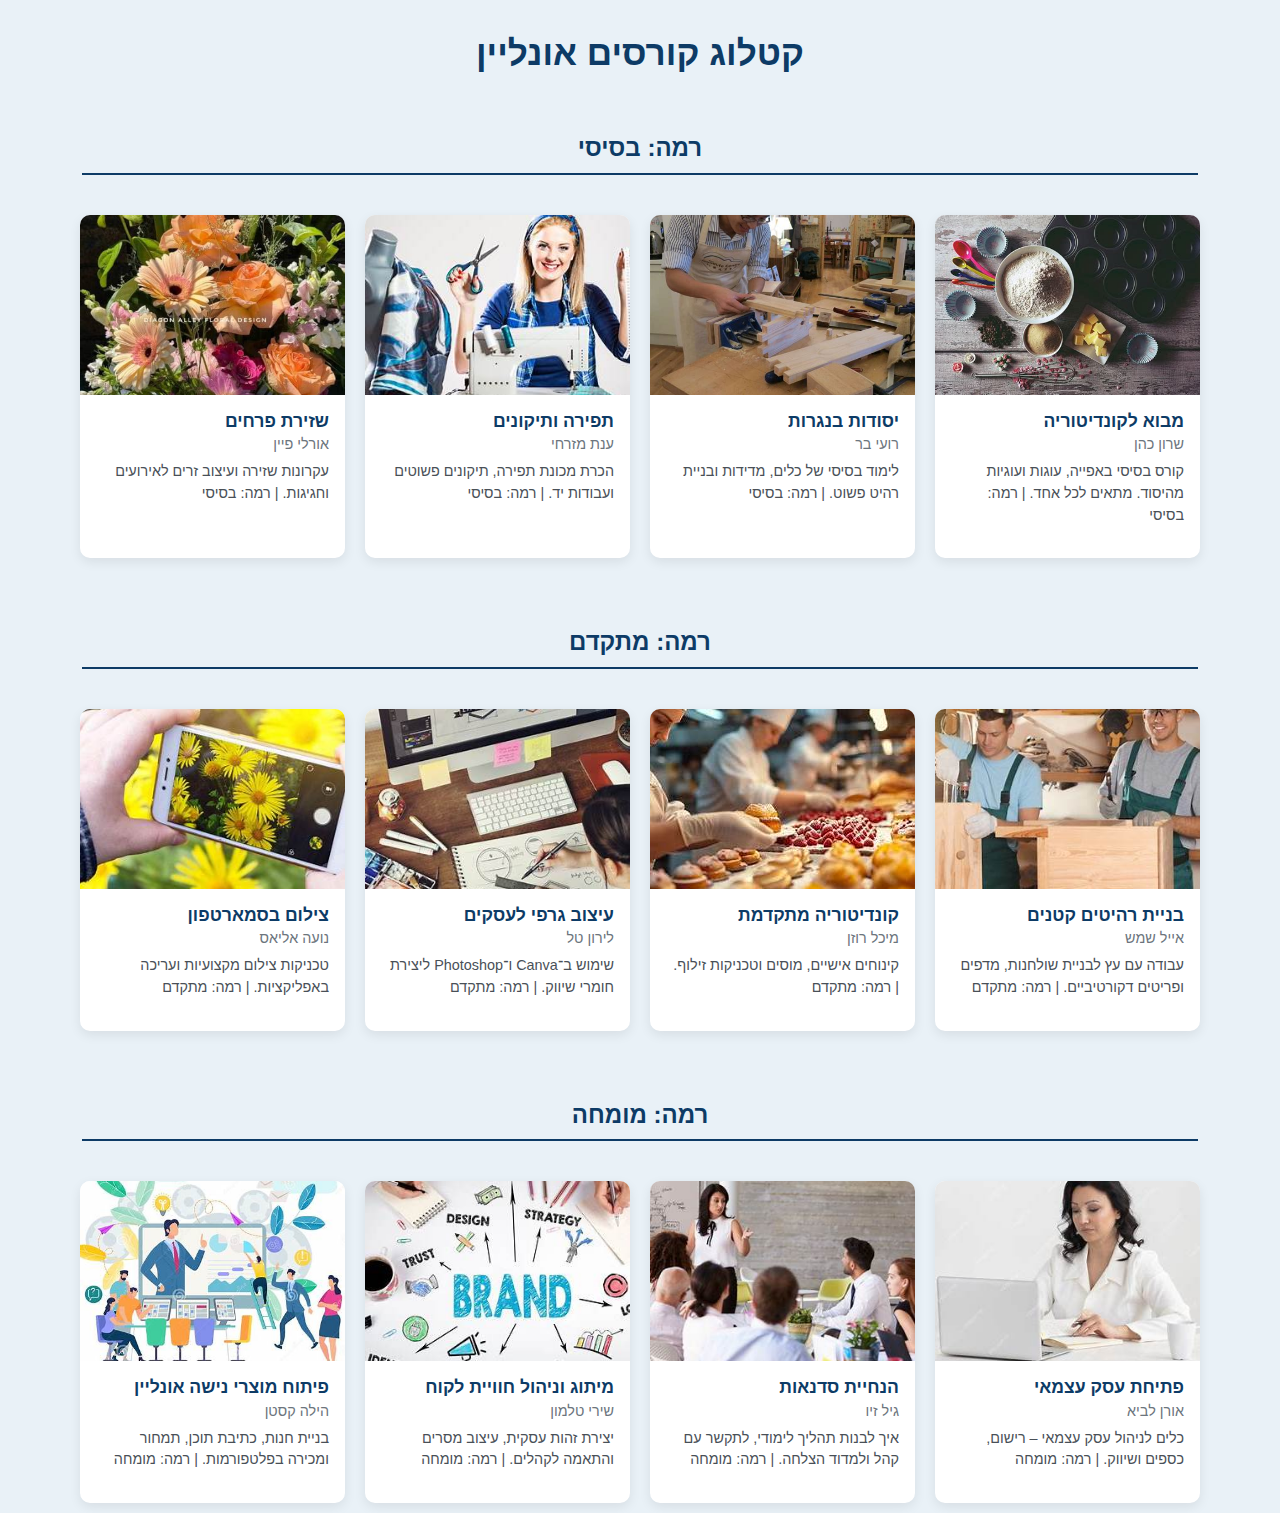
<file: q1/index.html>
<!DOCTYPE html>
<html lang="he" dir="rtl">
  <head>
    <meta charset="UTF-8" />
    <meta name="viewport" content="width=device-width, initial-scale=1" />
    <title>קטלוג קורסים אונליין</title>
    <link
      rel="stylesheet"
      href="https://cdn.jsdelivr.net/npm/bootstrap@5.3.0/dist/css/bootstrap.min.css"
    />
    <script src="https://cdn.jsdelivr.net/npm/bootstrap@5.3.0/dist/js/bootstrap.bundle.min.js"></script>
    <link rel="stylesheet" href="style.css" />
  </head>
  <body>
    <div class="container">
      <h1>קטלוג קורסים אונליין</h1>

      <h2 class="level-heading">רמה: בסיסי</h2>
      <div class="row">
        <div class="col-12 col-md-6 col-lg-3">
          <div class="card">
            <img
              src="images/baking.jpg"
              class="card-img-top"
              alt="קורס קונדיטוריה"
            />
            <div class="card-body">
              <h5 class="card-title">מבוא לקונדיטוריה</h5>
              <h6 class="card-subtitle">שרון כהן</h6>
              <p class="card-text">
                קורס בסיסי באפייה, עוגות ועוגיות מהיסוד. מתאים לכל אחד. | רמה:
                בסיסי
              </p>
              <span class="badge bg-primary d-block d-lg-none"
                >אין צורך בניסיון קודם</span
              >
            </div>
          </div>
        </div>

        <div class="col-12 col-md-6 col-lg-3">
          <div class="card">
            <img
              src="images/carpentry.jpg"
              class="card-img-top"
              alt="קורס נגרות"
            />
            <div class="card-body">
              <h5 class="card-title">יסודות בנגרות</h5>
              <h6 class="card-subtitle">רועי בר</h6>
              <p class="card-text">
                לימוד בסיסי של כלים, מדידות ובניית רהיט פשוט. | רמה: בסיסי
              </p>
              <span class="badge bg-primary d-block d-lg-none">מתאים לבית</span>
            </div>
          </div>
        </div>

        <div class="col-12 col-md-6 col-lg-3">
          <div class="card">
            <img
              src="images/sewing.jpg"
              class="card-img-top"
              alt="קורס תפירה"
            />
            <div class="card-body">
              <h5 class="card-title">תפירה ותיקונים</h5>
              <h6 class="card-subtitle">ענת מזרחי</h6>
              <p class="card-text">
                הכרת מכונת תפירה, תיקונים פשוטים ועבודות יד. | רמה: בסיסי
              </p>
              <span class="badge bg-primary d-block d-lg-none">לכל גיל</span>
            </div>
          </div>
        </div>

        <div class="col-12 col-md-6 col-lg-3">
          <div class="card">
            <img
              src="images/flowers.jpg"
              class="card-img-top"
              alt="קורס שזירת פרחים"
            />
            <div class="card-body">
              <h5 class="card-title">שזירת פרחים</h5>
              <h6 class="card-subtitle">אורלי פיין</h6>
              <p class="card-text">
                עקרונות שזירה ועיצוב זרים לאירועים וחגיגות. | רמה: בסיסי
              </p>
              <span class="badge bg-primary d-block d-lg-none"
                >כולל חומרים</span
              >
            </div>
          </div>
        </div>
      </div>

      <h2 class="level-heading">רמה: מתקדם</h2>
      <div class="row">
        <div class="col-12 col-md-6 col-lg-3">
          <div class="card">
            <img
              src="images/woodwork.jpg"
              class="card-img-top"
              alt="בניית רהיטים"
            />
            <div class="card-body">
              <h5 class="card-title">בניית רהיטים קטנים</h5>
              <h6 class="card-subtitle">אייל שמש</h6>
              <p class="card-text">
                עבודה עם עץ לבניית שולחנות, מדפים ופריטים דקורטיביים. | רמה:
                מתקדם
              </p>
              <span class="badge bg-primary d-block d-lg-none"
                >כולל כלים מתקדמים</span
              >
            </div>
          </div>
        </div>

        <div class="col-12 col-md-6 col-lg-3">
          <div class="card">
            <img
              src="images/pastry.jpg"
              class="card-img-top"
              alt="קורס קינוחים"
            />
            <div class="card-body">
              <h5 class="card-title">קונדיטוריה מתקדמת</h5>
              <h6 class="card-subtitle">מיכל רוזן</h6>
              <p class="card-text">
                קינוחים אישיים, מוסים וטכניקות זילוף. | רמה: מתקדם
              </p>
              <span class="badge bg-primary d-block d-lg-none"
                >כולל פרויקט גמר</span
              >
            </div>
          </div>
        </div>

        <div class="col-12 col-md-6 col-lg-3">
          <div class="card">
            <img
              src="images/design.jpg"
              class="card-img-top"
              alt="עיצוב גרפי"
            />
            <div class="card-body">
              <h5 class="card-title">עיצוב גרפי לעסקים</h5>
              <h6 class="card-subtitle">לירון טל</h6>
              <p class="card-text">
                שימוש ב־Canva ו־Photoshop ליצירת חומרי שיווק. | רמה: מתקדם
              </p>
              <span class="badge bg-primary d-block d-lg-none"
                >מותאם לעסקים קטנים</span
              >
            </div>
          </div>
        </div>

        <div class="col-12 col-md-6 col-lg-3">
          <div class="card">
            <img
              src="images/photography.jpg"
              class="card-img-top"
              alt="צילום מקצועי"
            />
            <div class="card-body">
              <h5 class="card-title">צילום בסמארטפון</h5>
              <h6 class="card-subtitle">נועה אליאס</h6>
              <p class="card-text">
                טכניקות צילום מקצועיות ועריכה באפליקציות. | רמה: מתקדם
              </p>
              <span class="badge bg-primary d-block d-lg-none"
                >כולל עריכת וידאו</span
              >
            </div>
          </div>
        </div>
      </div>

      <h2 class="level-heading">רמה: מומחה</h2>
      <div class="row">
        <div class="col-12 col-md-6 col-lg-3">
          <div class="card">
            <img
              src="images/business.jpg"
              class="card-img-top"
              alt="פתיחת עסק"
            />
            <div class="card-body">
              <h5 class="card-title">פתיחת עסק עצמאי</h5>
              <h6 class="card-subtitle">אורן לביא</h6>
              <p class="card-text">
                כלים לניהול עסק עצמאי – רישום, כספים ושיווק. | רמה: מומחה
              </p>
              <span class="badge bg-primary d-block d-lg-none"
                >כולל ליווי אישי</span
              >
            </div>
          </div>
        </div>

        <div class="col-12 col-md-6 col-lg-3">
          <div class="card">
            <img
              src="images/workshop.jpg"
              class="card-img-top"
              alt="ניהול סדנאות"
            />
            <div class="card-body">
              <h5 class="card-title">הנחיית סדנאות</h5>
              <h6 class="card-subtitle">גיל זיו</h6>
              <p class="card-text">
                איך לבנות תהליך לימודי, לתקשר עם קהל ולמדוד הצלחה. | רמה: מומחה
              </p>
              <span class="badge bg-primary d-block d-lg-none"
                >כולל סימולציות</span
              >
            </div>
          </div>
        </div>

        <div class="col-12 col-md-6 col-lg-3">
          <div class="card">
            <img
              src="images/branding.jpg"
              class="card-img-top"
              alt="מיתוג אישי"
            />
            <div class="card-body">
              <h5 class="card-title">מיתוג וניהול חוויית לקוח</h5>
              <h6 class="card-subtitle">שירי טלמון</h6>
              <p class="card-text">
                יצירת זהות עסקית, עיצוב מסרים והתאמה לקהלים. | רמה: מומחה
              </p>
              <span class="badge bg-primary d-block d-lg-none"
                >ליזמים ואמנים</span
              >
            </div>
          </div>
        </div>

        <div class="col-12 col-md-6 col-lg-3">
          <div class="card">
            <img
              src="images/ecommerce.jpg"
              class="card-img-top"
              alt="מכירה אונליין"
            />
            <div class="card-body">
              <h5 class="card-title">פיתוח מוצרי נישה אונליין</h5>
              <h6 class="card-subtitle">הילה קסטן</h6>
              <p class="card-text">
                בניית חנות, כתיבת תוכן, תמחור ומכירה בפלטפורמות. | רמה: מומחה
              </p>
              <span class="badge bg-primary d-block d-lg-none"
                >כולל אתר אמיתי</span
              >
            </div>
          </div>
        </div>
      </div>
    </div>
  </body>
</html>
</file>
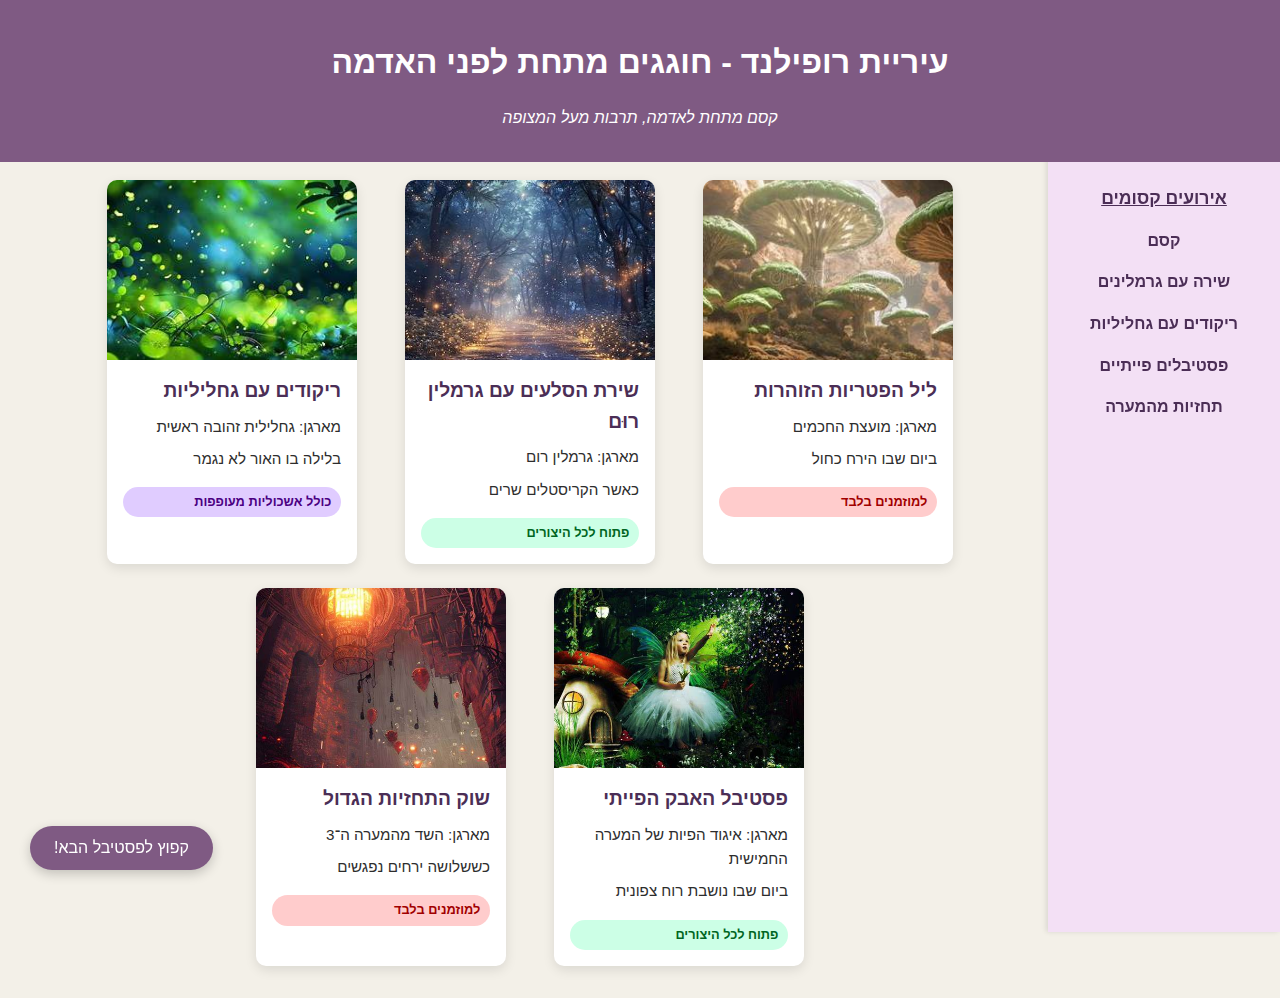
<file: q2/index.html>
<!DOCTYPE html>
<html lang="he" dir="rtl">
  <head>
    <meta charset="UTF-8" />
    <meta name="viewport" content="width=device-width, initial-scale=1.0" />
    <title>לוח אירועים - עיר הגמדים הקסומה</title>
    <link rel="stylesheet" href="style.css" />
  </head>
  <body>
    <nav class="side-nav">
      <h3>אירועים קסומים</h3>
      <ul>
        <li><a href="#magic">קסם</a></li>
        <li><a href="#gremlin">שירה עם גרמלינים</a></li>
        <li><a href="#fireflies">ריקודים עם גחליליות</a></li>
        <li><a href="#fairy">פסטיבלים פייתיים</a></li>
        <li><a href="#fortune">תחזיות מהמערה</a></li>
      </ul>
    </nav>

    <header class="main-header">
      <h1>עיריית רופילנד - חוגגים מתחת לפני האדמה</h1>
      <p class="slogan">קסם מתחת לאדמה, תרבות מעל המצופה</p>
    </header>

   <main class="events-container">

  <div class="event-wrapper">
    <span id="magic" class="scroll-anchor"></span>
    <div class="event-card">
      <img src="images/fungi.jpg" alt="פטריות זוהרות" class="event-image" />
      <div class="event-details">
        <h2 class="event-title">ליל הפטריות הזוהרות</h2>
        <p class="event-organizer">מארגן: מועצת החכמים</p>
        <p class="event-time">ביום שבו הירח כחול</p>
        <span class="event-tag tag-private">למוזמנים בלבד</span>
      </div>
      <div class="event-magic">רמז: תפתח את עיניך בזמן החלום.</div>
    </div>
  </div>

  <div class="event-wrapper">
    <span id="gremlin" class="scroll-anchor"></span>
    <div class="event-card">
      <img src="images/gremlin.jpg" alt="גרמלין רום" class="event-image" />
      <div class="event-details">
        <h2 class="event-title">שירת הסלעים עם גרמלין רוּם</h2>
        <p class="event-organizer">מארגן: גרמלין רום</p>
        <p class="event-time">כאשר הקריסטלים שרים</p>
        <span class="event-tag tag-open">פתוח לכל היצורים</span>
      </div>
      <div class="event-magic">קולו של גרמלין יכול לרפא לב שבור.</div>
    </div>
  </div>

  <div class="event-wrapper">
    <span id="fireflies" class="scroll-anchor"></span>
    <div class="event-card">
      <img src="images/fireflies.jpg" alt="ריקודים עם גחליליות" class="event-image" />
      <div class="event-details">
        <h2 class="event-title">ריקודים עם גחליליות</h2>
        <p class="event-organizer">מארגן: גחלילית זהובה ראשית</p>
        <p class="event-time">בלילה בו האור לא נגמר</p>
        <span class="event-tag tag-flying">כולל אשכוליות מעופפות</span>
      </div>
      <div class="event-magic">רק מי שרוקד בלב שלם – יאיר.</div>
    </div>
  </div>

  <div class="event-wrapper">
    <span id="fairy" class="scroll-anchor"></span>
    <div class="event-card">
      <img src="images/fairy-dust.jpg" alt="פסטיבל האבק הפייתי" class="event-image" />
      <div class="event-details">
        <h2 class="event-title">פסטיבל האבק הפייתי</h2>
        <p class="event-organizer">מארגן: איגוד הפיות של המערה החמישית</p>
        <p class="event-time">ביום שבו נושבת רוח צפונית</p>
        <span class="event-tag tag-open">פתוח לכל היצורים</span>
      </div>
      <div class="event-magic">משאלה אחת – אם תאמין באמת.</div>
    </div>
  </div>

  <div class="event-wrapper">
    <span id="fortune" class="scroll-anchor"></span>
    <div class="event-card">
      <img src="images/fortune.jpg" alt="שוק התחזיות הגדול" class="event-image" />
      <div class="event-details">
        <h2 class="event-title">שוק התחזיות הגדול</h2>
        <p class="event-organizer">מארגן: השד מהמערה ה־3</p>
        <p class="event-time">כששלושה ירחים נפגשים</p>
        <span class="event-tag tag-private">למוזמנים בלבד</span>
      </div>
      <div class="event-magic">אל תפחד לדעת – רק תשאל נכון.</div>
    </div>
  </div>

</main>


    <footer>
      <button
        class="jump-btn"
        onclick="window.scrollTo({top: 0, behavior: 'smooth'})"
      >
        קפוץ לפסטיבל הבא!
      </button>
    </footer>
  </body>
</html>
</file>
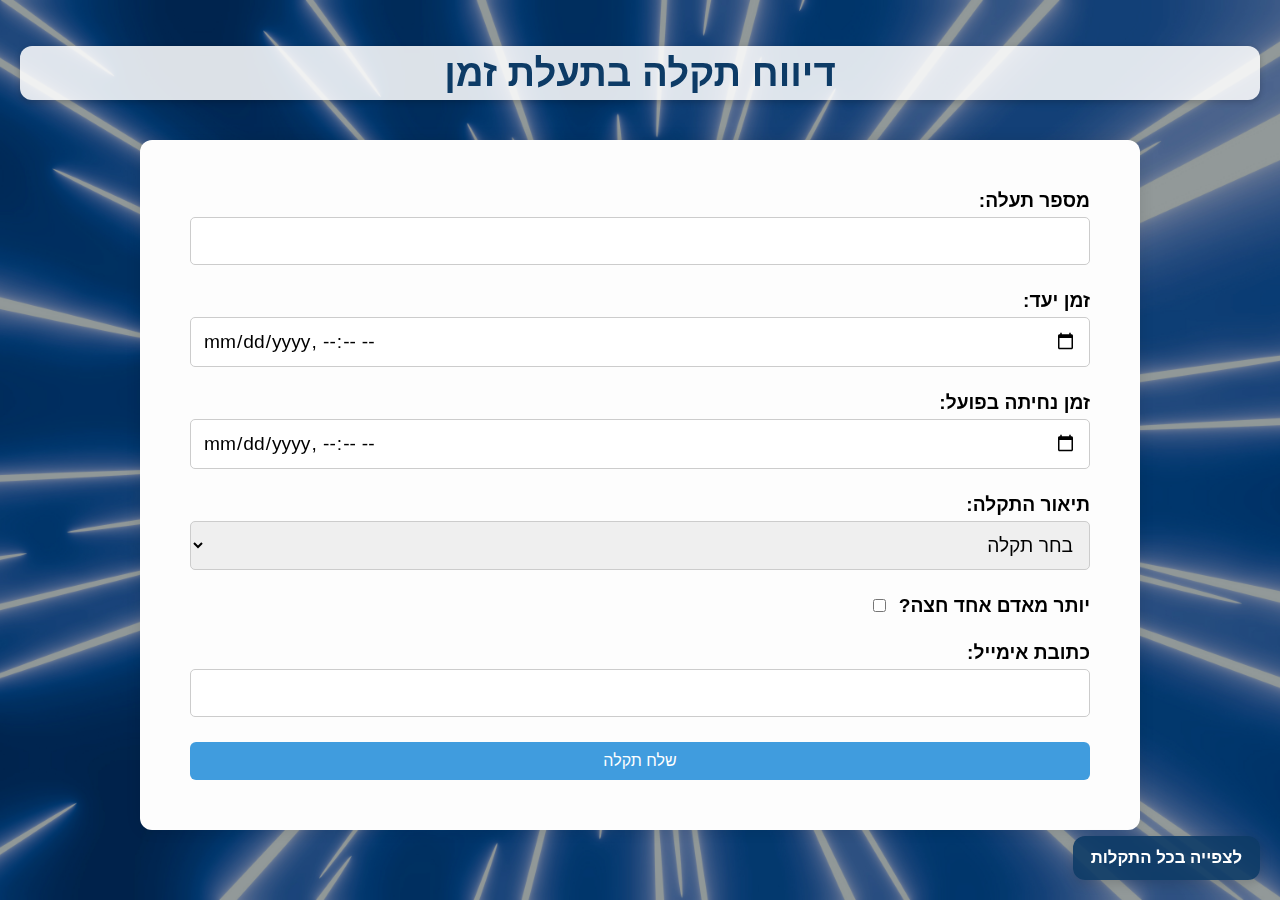
<file: q3/index.html>
<!DOCTYPE html>
<html lang="he" dir="rtl">
  <head>
    <meta charset="UTF-8" />
    <meta name="viewport" content="width=device-width, initial-scale=1.0" />
    <title>דיווח תקלה בתעלת זמן</title>
    <link rel="stylesheet" href="style.css" />
  </head>
  <body>
    <h1>דיווח תקלה בתעלת זמן</h1>

    <form id="reportForm">
      <label>
        מספר תעלה:
        <input type="number" id="channel" />
      </label>

      <label>
        זמן יעד:
        <input type="datetime-local" id="targetTime" />
      </label>

      <label>
        זמן נחיתה בפועל:
        <input type="datetime-local" id="landingTime" />
      </label>

      <label>
        תיאור התקלה:
        <select id="type">
          <option value="">בחר תקלה</option>
          <option value="רעד">רעד</option>
          <option value="חור בזמן">חור בזמן</option>
          <option value="מפגש עם דינוזאור">מפגש עם דינוזאור</option>
        </select>
      </label>

      <div class="form-row checkbox-row">
        <label for="multiple">יותר מאדם אחד חצה?</label>
        <input type="checkbox" id="multiple" />
      </div>

      <label>
        כתובת אימייל:
        <input type="email" id="email" />
      </label>

      <button type="submit">שלח תקלה</button>
    </form>

    <div id="messages"></div>
<footer>
    <a href="view.html" class="corner-button">לצפייה בכל התקלות</a>
</footer>
    <script src="script.js"></script>
  </body>
</html>
</file>
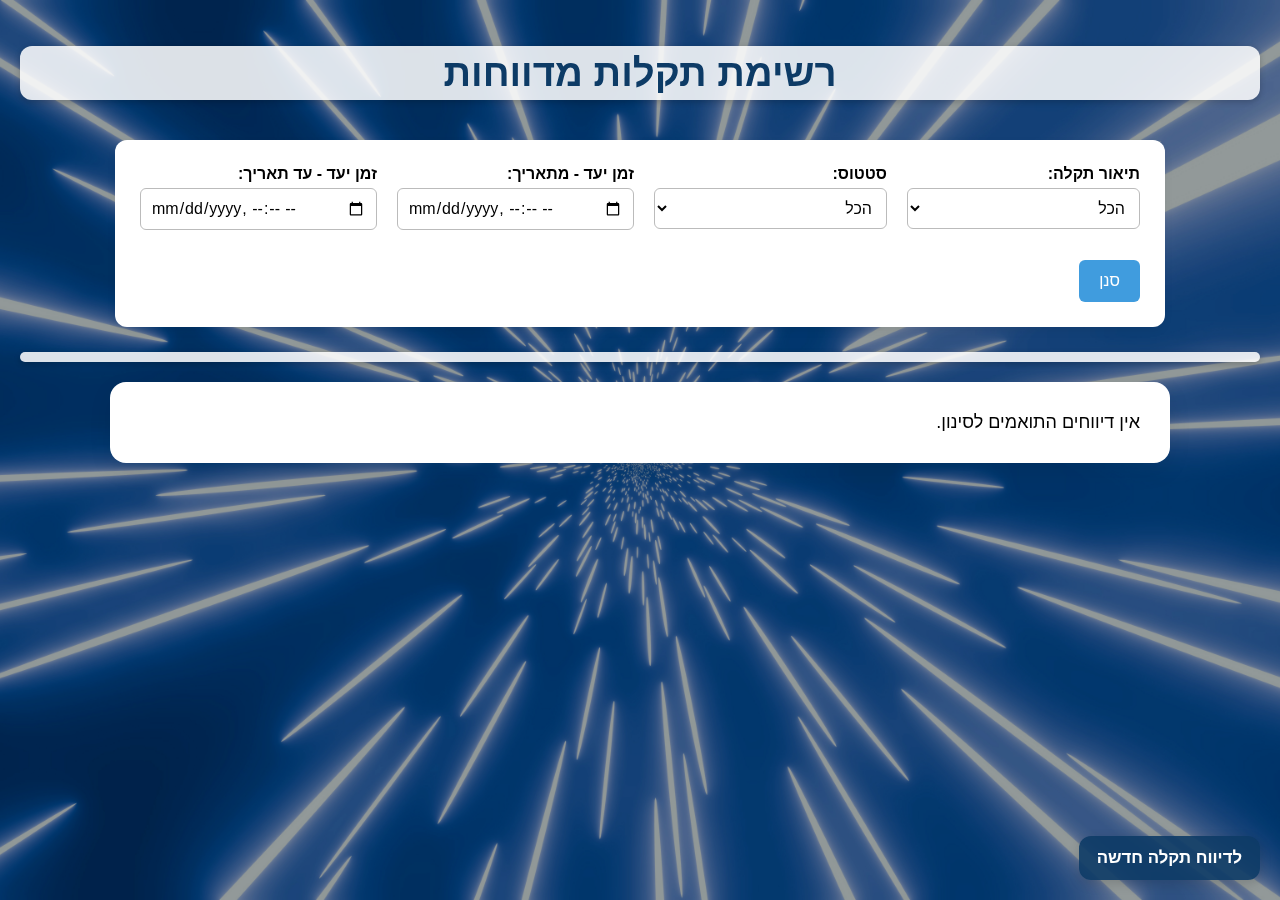
<file: q3/view.html>
<!DOCTYPE html>
<html lang="he" dir="rtl">
  <head>
    <meta charset="UTF-8" />
    <meta name="viewport" content="width=device-width, initial-scale=1.0" />
    <title>תקלות מדווחות</title>
    <link rel="stylesheet" href="style.css" />
  </head>
  <body>
    <h1>רשימת תקלות מדווחות</h1>
    <div id="filters" class="filter-container">
      <label>
        תיאור תקלה:
        <select id="filterType">
          <option value="">הכל</option>
          <option value="רעד">רעד</option>
          <option value="חור בזמן">חור בזמן</option>
          <option value="מפגש עם דינוזאור">מפגש עם דינוזאור</option>
        </select>
      </label>

      <label>
        סטטוס:
        <select id="filterStatus">
          <option value="">הכל</option>
          <option value="פתוחה">פתוחה</option>
          <option value="טופלה">טופלה</option>
        </select>
      </label>

      <label>
        זמן יעד - מתאריך:
        <input type="datetime-local" id="filterStart" />
      </label>

      <label>
        זמן יעד - עד תאריך:
        <input type="datetime-local" id="filterEnd" />
      </label>

      <button id="applyFilters">סנן</button>
    </div>

    <div id="averageResult"></div>
    <div id="reportList"></div>
<footer>
    <a href="index.html" class="corner-button">לדיווח תקלה חדשה</a>
</footer>
    <script src="script.js"></script>
  </body>
</html>
</file>
<file: q1/style.css>
body {
  font-family: "Segoe UI", Tahoma, Geneva, Verdana, sans-serif;
  background-color: #e9f1f7;
  margin: 0;
  padding: 0;
}

h1 {
  text-align: center;
  color: #0d3b66;
  margin: 2rem 0;
  font-size: 2.2rem;
  font-weight: 800;
}

.level-heading {
  font-size: 1.5rem;
  font-weight: 700;
  text-align: center;
  color: #0d3b66;
  margin: 60px 0 30px;
  border-bottom: 2px solid #0d3b66;
  padding-bottom: 10px;
}

.row > div {
  padding: 10px;
}

.card {
  height: 100%;
  display: flex;
  flex-direction: column;
  border: none;
  border-radius: 10px;
  box-shadow: 0 4px 12px rgba(0,0,0,0.08);
}

.card-img-top {
  height: 180px;
  object-fit: cover;
  border-top-left-radius: 10px;
  border-top-right-radius: 10px;
}

.card-body {
  flex-grow: 1;
  padding: 1rem;
}

.card-title {
  font-size: 1.1rem;
  font-weight: bold;
  color: #0d3b66;
  margin-bottom: 0.5rem;
}

.card-subtitle {
  font-size: 0.9rem;
  color: #6c757d;
  margin-bottom: 0.5rem;
}

.card-text {
  font-size: 0.9rem;
  color: #495057;
}

.badge {
  font-size: 10px;
  padding: 5px 8px;
}
</file>
<file: q2/style.css>
body {
  font-family: "Segoe UI", Tahoma, Geneva, Verdana, sans-serif;
  background-color: #f3f0e8;
  color: #2d2d2d;
  line-height: 1.6;
  margin: 0;
  padding: 0;
}

.main-header {
  position: fixed;
  top: 0;
  right: 0;
  left: 0;
  background-color: #7f5a83;
  color: white;
  text-align: center;
  padding: 1rem;
  z-index: 1000;
}

.main-header h1 {
  font-size: 2rem;
  margin-bottom: 0.5rem;
}

.slogan {
  font-size: 1rem;
  font-style: italic;
}

.side-nav {
  position: fixed;
  top: 150px;
  right: 0;
  width: 200px;
  min-width: 100px;
  background-color: #f3e0f5;
  padding: 1rem;
  height: calc(100% - 150px);
  box-shadow: -2px 0 5px rgba(0, 0, 0, 0.1);
  z-index: 999;
}

.side-nav h3 {
  font-size: 1.1rem;
  margin-bottom: 1rem;
  color: #4b2e56;
  text-align: center;
  text-decoration: underline;
}

.side-nav ul {
  list-style: none;
  padding: 0;
  margin: 0;
}

.side-nav li {
  margin-bottom: 1rem;
  text-align: center;
}

.side-nav a {
  text-decoration: none;
  color: #4b2e56;
  font-weight: bold;
}

.side-nav a:hover {
  color: #a64ac9;
}

.events-container {
  display: flex;
  flex-wrap: wrap;
  justify-content: center;
  gap: 1.5rem;
  margin-top: 180px;
  margin-right: 220px;
  padding: 0 1rem 2rem;
}

.event-card {
  background-color: white;
  border-radius: 10px;
  box-shadow: 0 4px 12px rgba(0, 0, 0, 0.1);
  width: 250px;
  height: auto;
  display: flex;
  flex-direction: column;
  overflow: hidden;
  position: relative;
  transition: transform 0.3s;
}

.event-wrapper {
  display: contents;
}

.scroll-anchor {
  display: block;
  height: 0;
  scroll-margin-top: 260px;
}

.event-image {
  width: 100%;
  height: 180px;
  object-fit: cover;
}

.event-details {
  padding: 1rem;
  display: flex;
  flex-direction: column;
  gap: 0.5rem;
}

.event-title {
  font-size: 1.2rem;
  margin: 0;
  color: #4b2e56;
}

.event-organizer,
.event-time {
  margin: 0;
  font-size: 0.95rem;
}

.event-tag {
  display: inline-block;
  padding: 0.3rem 0.6rem;
  border-radius: 20px;
  font-size: 0.8rem;
  font-weight: bold;
  margin-top: 0.5rem;
}

.tag-private {
  background-color: #ffcccc;
  color: #a10000;
}

.tag-open {
  background-color: #ccffe6;
  color: #006622;
}

.tag-flying {
  background-color: #e0ccff;
  color: #4b0082;
}

.event-magic {
  position: absolute;
  top: 0;
  right: 0;
  left: 0;
  bottom: 0;
  background-color: rgba(255, 255, 255, 0.92);
  color: #4b2e56;
  font-size: 1.1rem;
  font-weight: bold;
  display: flex;
  align-items: center;
  justify-content: center;
  opacity: 0;
  transition: opacity 0.3s ease;
  padding: 1rem;
  text-align: center;
}
.event-card:hover .event-magic {
  opacity: 1;
}

.jump-btn {
  position: fixed;
  bottom: 30px;
  left: 30px;
  background-color: #7f5a83;
  color: white;
  border: none;
  padding: 0.8rem 1.5rem;
  border-radius: 25px;
  font-size: 1rem;
  cursor: pointer;
  box-shadow: 0 4px 12px rgba(0, 0, 0, 0.2);
  z-index: 1000;
}

@media (max-width: 768px) {
  .events-container {
    padding: 1rem;
    margin-top: 260px;
    margin-right: 200px;
  }

  .main-header h1 {
    font-size: 1.5rem;
  }

  .slogan {
    font-size: 0.9rem;
  }
}
@media (max-width: 480px) {
  .side-nav {
    width: 100px;
  }

  .events-container {
    margin-right: 160px;
    padding: 1rem;
  }
  .event-card {
    width: 200px;
  }
}
</file>
<file: q3/style.css>
body {
  font-family: "Segoe UI", Tahoma, Geneva, Verdana, sans-serif;
  font-size: 18px;
  padding: 20px;
  margin: 0;
  background-color: #f2f6fc;
  background-image: url("images/timeCh.jpg");
  background-size: cover;
  background-position: center;
  background-repeat: no-repeat;
  background-attachment: fixed;
}

body::before {
  content: "";
  position: fixed;
  top: 0;
  right: 0;
  bottom: 0;
  left: 0;
  background: rgba(0, 0, 0, 0.4);
  z-index: -1;
}

h1 {
  text-align: center;
  color: #0d3b66;
  font-weight: 900;
  font-size: 2.4rem;
  margin-bottom: 40px;
  background-color: rgba(255, 255, 255, 0.863);
  box-shadow: 0 2px 6px rgba(0, 0, 0, 0.2);
  padding: 5px;
  border-radius: 12px;
}

form {
  background: #fdfdfd;
  padding: 50px;
  border-radius: 12px;
  max-width: 900px;
  min-height: 60vh;
  margin: auto;
  box-shadow: 0 0 15px rgba(0, 0, 0, 0.1);
  display: flex;
  flex-direction: column;
  gap: 25px;
  justify-content: space-between;
  font-size: 1.2rem;
}

label {
  display: flex;
  flex-direction: column;
  font-weight: bold;
  gap: 5px;
}

input,
select,
input[type="datetime-local"] {
  padding: 12px;
  font-size: 1.2rem;
  border: 1px solid #ccc;
  border-radius: 5px;
  max-width: 100%;
  box-sizing: border-box;
  font-family: inherit;
}

.form-row.checkbox-row {
  display: flex;
  align-items: center;
  gap: 10px;
  font-weight: bold;
  font-size: 1.2rem;
}

button {
  padding: 10px 16px;
  font-size: 1rem;
  background-color: #409cde;
  color: white;
  border: none;
  border-radius: 6px;
  cursor: pointer;
  transition: background-color 0.2s;
}

button:hover {
  background-color: #326f9b;
}

#messages {
  margin-top: 25px;
  text-align: center;
  color: red;
  font-weight: bold;
  font-size: 1.2rem;
  white-space: pre-line;
}

#reportList {
  max-width: 1000px;
  margin: auto;
  padding: 30px;
  background: #ffffff;
  border-radius: 16px;
  box-shadow: 0 8px 24px rgba(0, 0, 0, 0.07);
}

.report-card {
  background: #eaf0fb;
  padding: 25px;
  margin-bottom: 20px;
  border-radius: 12px;
  font-size: 1.1rem;
  box-shadow: 0 4px 12px rgba(0, 0, 0, 0.05);
  border-right: 5px solid #409cde;
}

.report-card p {
  margin: 0 0 10px;
}

.report-card button {
  margin-left: 10px;
}

#averageResult {
  text-align: center;
  font-weight: bold;
  margin-bottom: 20px;
  font-size: 1.3rem;
  color: #0b2e59;
  background-color: rgba(255, 255, 255, 0.863);
  box-shadow: 0 2px 6px rgba(0, 0, 0, 0.2);
  padding: 5px;
  border-radius: 12px;
}

.filter-container {
  max-width: 1000px;
  margin: auto;
  margin-bottom: 25px;
  background-color: #fff;
  padding: 25px;
  border-radius: 12px;
  display: flex;
  flex-wrap: wrap;
  gap: 20px;
  justify-content: space-between;
  align-items: center;
  box-shadow: 0 4px 10px rgba(0, 0, 0, 0.05);
}

.filter-container label {
  display: flex;
  flex-direction: column;
  font-weight: bold;
  font-size: 1rem;
  flex: 1 1 200px;
}

.filter-container select,
.filter-container input[type="datetime-local"],
.filter-container input[type="time"] {
  padding: 10px;
  font-size: 1rem;
  border: 1px solid #bbb;
  border-radius: 6px;
  background-color: #fff;
}

#applyFilters {
  padding: 12px 20px;
  font-size: 1rem;
  background-color: #409cde;
  color: white;
  border: none;
  border-radius: 6px;
  cursor: pointer;
  margin-top: 10px;
}

.corner-button {
  position: fixed;
  bottom: 20px;
  right: 20px;
  background-color: rgba(13, 59, 102, 0.9);
  color: #ffffff;
  padding: 12px 18px;
  border-radius: 12px;
  font-size: 1.05rem;
  font-weight: bold;
  text-decoration: none;
  box-shadow: 0 4px 12px rgba(0, 0, 0, 0.15);
  z-index: 1000;
  transition: background-color 0.2s, transform 0.2s;
}

@media (max-width: 700px) {
  .filter-container {
    flex-direction: column;
    gap: 15px;
  }

  .filter-container label {
    width: 100%;
    flex: 1 1 100%;
  }

  .filter-container input,
  .filter-container select {
    width: 100%;
  }

  .report-card {
    font-size: 1rem;
  }

  button {
    font-size: 0.95rem;
  }

  input,
  select,
  input[type="datetime-local"],
  button {
    font-size: 16px;
    padding: 10px;
  }

  form {
    min-height: unset;
    padding: 20px;
    gap: 15px;
    width: 100%;
    max-width: 100%;
    margin: 0;
    box-sizing: border-box;
  }

  .form-row.checkbox-row {
    flex-direction: row-reverse;
    justify-content: flex-end;
    font-size: 15px;
  }
  .report-card button {
    font-size: 14px;
    padding: 8px 12px;
    flex: 1 1 auto;
  }

  .report-card {
    display: flex;
    flex-direction: column;
    gap: 10px;
  }

  #applyFilters {
    width: 100%;
  }
}
</file>
